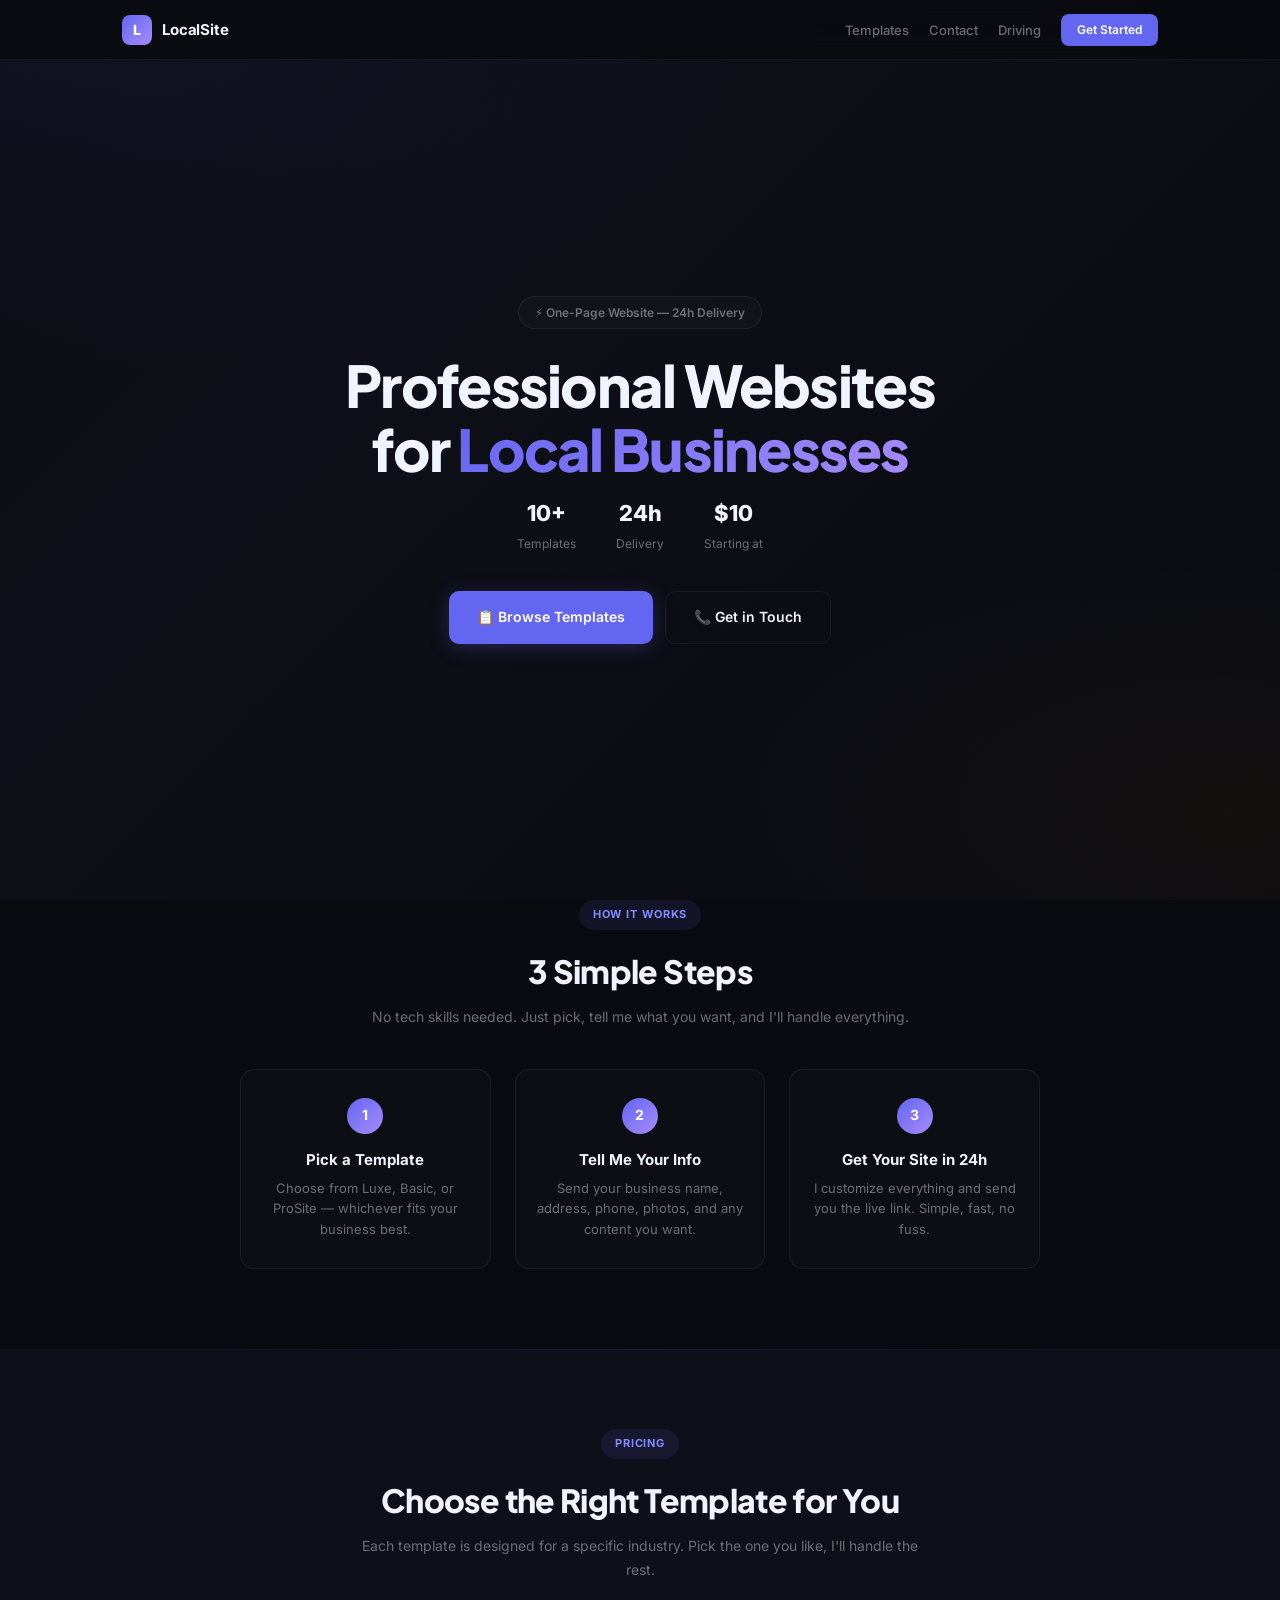
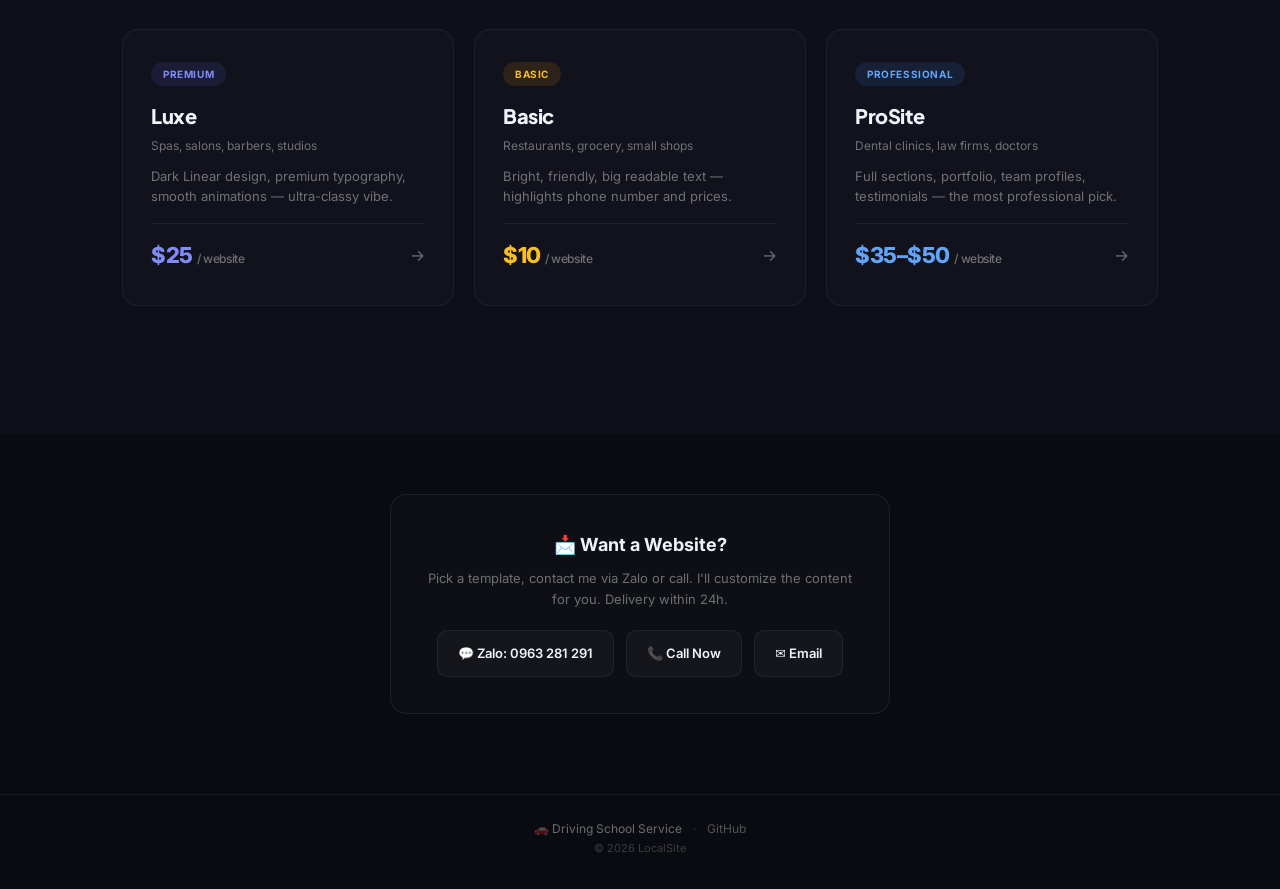
<file: index.html>
<!doctype html>
<html lang="en">
<head>
  <meta charset="utf-8">
  <meta name="viewport" content="width=device-width, initial-scale=1">
  <title>LocalSite — One-Page Websites for Local Business | $10-$50</title>
  <meta name="description" content="Professional one-page websites for spas, salons, clinics, restaurants, and local shops. From $10. 24h delivery. Contact now!">
  <meta name="keywords" content="one page website, local business website, website for spa, website for clinic, cheap website, web design">
  <meta name="author" content="LocalSite">
  <meta name="robots" content="index, follow">
  <meta name="google-site-verification" content="lJw1uUQUlu7wmRMRyS-EGPG-EbzDBCD5wdOLbbl9488" />
  <link rel="canonical" href="https://dinhvuong090997-cyber.github.io/local-service-website-pack/">

  <!-- Open Graph -->
  <meta property="og:title" content="LocalSite — One-Page Websites for Local Business">
  <meta property="og:description" content="Professional one-page websites. From $10. 24h delivery.">
  <meta property="og:url" content="https://dinhvuong090997-cyber.github.io/local-service-website-pack/">
  <meta property="og:type" content="website">
  <meta property="og:site_name" content="LocalSite">

  <!-- Structured Data -->
  <script type="application/ld+json">
  {
    "@context": "https://schema.org",
    "@type": "LocalBusiness",
    "name": "LocalSite",
    "description": "One-page website design service for local businesses.",
    "url": "https://dinhvuong090997-cyber.github.io/local-service-website-pack/",
    "telephone": "+84-963-281-291",
    "email": "dinhvuong090997@gmail.com",
    "contactPoint": {
      "@type": "ContactPoint",
      "telephone": "+84-963-281-291",
      "contactType": "sales",
      "availableLanguage": ["Vietnamese", "English"]
    },
    "areaServed": "VN",
    "priceRange": "$10-$50",
    "makesOffer": [
      {"@type": "Offer", "name": "Luxe Website", "price": "25", "priceCurrency": "USD"},
      {"@type": "Offer", "name": "Basic Website", "price": "10", "priceCurrency": "USD"},
      {"@type": "Offer", "name": "ProSite Website", "price": "35", "priceCurrency": "USD"}
    ]
  }
  </script>

  <link rel="preconnect" href="https://fonts.googleapis.com">
  <link rel="preconnect" href="https://fonts.gstatic.com" crossorigin>
  <link href="https://fonts.googleapis.com/css2?family=Inter:wght@400;500;600;700;800;900&family=Plus+Jakarta+Sans:wght@600;700;800&display=swap" rel="stylesheet">
  <style>
    *,*::after,*::before{margin:0;padding:0;box-sizing:border-box}
    html{scroll-behavior:smooth}
    body{
      font-family:'Inter',system-ui,sans-serif;
      background:#0a0b10;color:#c0caf5;font-size:15px;line-height:1.6;
      -webkit-font-smoothing:antialiased;overflow-x:hidden
    }
    .container{max-width:1100px;margin:0 auto;padding:0 32px}

    :root{
      --accent:#6366f1; --accent-light:rgba(99,102,241,.1);
      --accent-glow:rgba(99,102,241,.25);
      --orange:#f59e0b; --blue:#3b82f6; --pink:#ec4899; --green:#10b981;
      --text2:rgba(255,255,255,.4); --text3:rgba(255,255,255,.2);
      --border:rgba(255,255,255,.06); --card-bg:rgba(255,255,255,.015)
    }

    /* ─── Hero ─── */
    .hero{
      min-height:100vh;display:flex;align-items:center;
      background:linear-gradient(135deg,#0a0b10 0%,#0e0f18 30%,#0a0b10 100%);
      position:relative;overflow:hidden;padding:120px 0 80px
    }
    .hero::before{
      content:'';position:absolute;top:-50%;left:-30%;width:100%;height:100%;
      background:radial-gradient(ellipse at 30% 50%,rgba(99,102,241,.08),transparent 60%);
      pointer-events:none
    }
    .hero::after{
      content:'';position:absolute;bottom:-30%;right:-20%;width:80%;height:80%;
      background:radial-gradient(ellipse at 70% 50%,rgba(245,158,11,.04),transparent 50%);
      pointer-events:none
    }
    .hero .container{position:relative;z-index:1;text-align:center}
    .hero-badge{
      display:inline-flex;align-items:center;gap:6px;
      font-size:12px;font-weight:600;padding:6px 16px;
      border-radius:999px;border:1px solid var(--border);
      background:rgba(255,255,255,.02);color:var(--text2);margin-bottom:24px
    }
    .hero h1{
      font-family:'Plus Jakarta Sans',sans-serif;
      font-size:clamp(2rem,5vw,3.6rem);font-weight:800;
      letter-spacing:-.03em;color:#f0f4ff;line-height:1.1;margin-bottom:16px
    }
    .hero h1 span{
      background:linear-gradient(135deg,#6366f1,#a78bfa);
      -webkit-background-clip:text;-webkit-text-fill-color:transparent;
      background-clip:text
    }
    .hero p{
      font-size:16px;color:var(--text2);max-width:600px;
      margin:0 auto 32px;line-height:1.7
    }
    .hero-stats{
      display:flex;justify-content:center;gap:40px;margin-bottom:36px;
      flex-wrap:wrap
    }
    .hero-stats div{text-align:center}
    .hero-stats .num{font-size:22px;font-weight:800;color:#f0f4ff;display:block}
    .hero-stats .lbl{font-size:12px;color:var(--text2)}
    .hero-btns{display:flex;justify-content:center;gap:12px;flex-wrap:wrap}
    .btn{
      display:inline-flex;align-items:center;gap:8px;
      padding:14px 28px;border-radius:10px;font-weight:600;font-size:14px;
      text-decoration:none;transition:all .3s cubic-bezier(.4,0,.2,1);cursor:pointer
    }
    .btn-primary{
      background:var(--accent);color:#fff;
      box-shadow:0 4px 20px var(--accent-glow)
    }
    .btn-primary:hover{transform:translateY(-2px);box-shadow:0 8px 30px var(--accent-glow)}
    .btn-outline{
      background:transparent;color:#f0f4ff;
      border:1px solid var(--border)
    }
    .btn-outline:hover{border-color:rgba(255,255,255,.15);background:rgba(255,255,255,.03)}

    /* ─── Header ─── */
    header{
      position:fixed;top:0;left:0;right:0;z-index:100;
      background:rgba(10,11,16,.85);backdrop-filter:blur(16px);
      border-bottom:1px solid var(--border);height:60px
    }
    header .inner{
      display:flex;align-items:center;justify-content:space-between;
      height:60px;max-width:1100px;margin:0 auto;padding:0 32px
    }
    .brand{display:flex;align-items:center;gap:10px;text-decoration:none;color:#f0f4ff;font-weight:700;font-size:15px;letter-spacing:-.01em}
    .brand-logo{
      width:30px;height:30px;border-radius:8px;
      background:linear-gradient(135deg,#6366f1,#a78bfa);
      display:flex;align-items:center;justify-content:center;
      font-size:14px;color:#fff;font-weight:800
    }
    header nav{display:flex;gap:20px;align-items:center}
    header nav a{
      text-decoration:none;font-size:13px;font-weight:500;
      color:var(--text2);transition:color .25s
    }
    header nav a:hover{color:#f0f4ff}
    header nav .nav-cta{
      background:var(--accent);color:#fff;padding:6px 16px;
      border-radius:8px;font-weight:600;font-size:12px
    }
    header nav .nav-cta:hover{background:#5558e6;color:#fff}
    @media(max-width:600px){header nav a:not(.nav-cta){display:none}}

    /* ─── Process ─── */
    #process{background:#0a0b10;padding:0 0 80px;text-align:center}
    #process .proc-grid{display:grid;grid-template-columns:repeat(3,1fr);gap:24px;max-width:800px;margin:0 auto}
    .proc-step{
      background:var(--card-bg);border:1px solid var(--border);
      border-radius:14px;padding:28px 20px;text-align:center;
      transition:all .35s
    }
    .proc-step:hover{transform:translateY(-3px);border-color:rgba(255,255,255,.1)}
    .proc-num{
      width:36px;height:36px;border-radius:50%;margin:0 auto 14px;
      display:flex;align-items:center;justify-content:center;
      font-size:14px;font-weight:700;color:#fff;
      background:linear-gradient(135deg,#6366f1,#a78bfa)
    }
    .proc-step h3{font-size:15px;font-weight:700;color:#f0f4ff;margin-bottom:6px}
    .proc-step p{font-size:13px;color:var(--text2);line-height:1.6;margin:0}
    .proc-arrow{font-size:20px;color:var(--text2);display:flex;align-items:center;padding-top:50px;opacity:.3}
    @media(max-width:768px){#process .proc-grid{grid-template-columns:1fr}.proc-arrow{display:none}}

    /* ─── Templates ─── */
    section{padding:80px 0}
    .sec-label{
      display:inline-block;font-size:11px;font-weight:700;text-transform:uppercase;
      letter-spacing:.08em;padding:6px 14px;border-radius:999px;
      background:rgba(99,102,241,.1);color:#818cf8;margin-bottom:16px
    }
    .sec-title{
      font-family:'Plus Jakarta Sans',sans-serif;
      font-size:clamp(1.4rem,3vw,2rem);font-weight:800;
      letter-spacing:-.02em;color:#f0f4ff;margin-bottom:8px
    }
    .sec-desc{font-size:14px;color:var(--text2);max-width:560px;line-height:1.7}

    #templates{background:#0e0f18;position:relative}
    #templates::before{
      content:'';position:absolute;top:0;left:5%;right:5%;height:1px;
      background:linear-gradient(90deg,transparent,rgba(99,102,241,.15),transparent)
    }
    #templates .thead{text-align:center;margin-bottom:48px}
    #templates .thead .sec-desc{margin:0 auto}
    .grid{display:grid;grid-template-columns:repeat(3,1fr);gap:20px;margin-bottom:48px}
    .card{
      background:var(--card-bg);border:1px solid var(--border);
      border-radius:16px;padding:32px 28px;
      text-decoration:none;color:inherit;
      transition:all .35s cubic-bezier(.4,0,.2,1);
      display:flex;flex-direction:column;position:relative;
      overflow:hidden
    }
    .card::before{
      content:'';position:absolute;top:0;left:0;right:0;height:2px;
      opacity:0;transition:opacity .35s
    }
    .card:hover{transform:translateY(-4px);border-color:rgba(255,255,255,.12)}
    .card:hover::before{opacity:1}
    .card .tag{
      display:inline-block;font-size:10px;font-weight:700;text-transform:uppercase;
      letter-spacing:.06em;padding:4px 12px;border-radius:999px;
      margin-bottom:14px;width:fit-content
    }
    .card h2{
      font-family:'Plus Jakarta Sans',sans-serif;
      font-size:20px;font-weight:800;color:#f0f4ff;
      margin-bottom:4px;letter-spacing:-.02em
    }
    .card .sub{font-size:12px;color:var(--text2);margin-bottom:10px}
    .card p{font-size:13px;color:var(--text2);line-height:1.6;margin-bottom:16px;flex:1}
    .card .foot{
      display:flex;align-items:center;justify-content:space-between;
      padding-top:14px;border-top:1px solid var(--border)
    }
    .card .price{font-size:22px;font-weight:800;letter-spacing:-.02em}
    .card .price span{font-size:12px;font-weight:500;color:var(--text2)}
    .card .arrow{font-size:16px;color:var(--text2);transition:transform .3s}
    .card:hover .arrow{transform:translateX(4px)}

    .card-luxe .tag{background:rgba(99,102,241,.12);color:#818cf8}
    .card-luxe::before{background:linear-gradient(90deg,#6366f1,#a78bfa)}
    .card-luxe .price{color:#818cf8}
    .card-luxe:hover{background:rgba(99,102,241,.02);border-color:rgba(99,102,241,.15)}

    .card-basic .tag{background:rgba(245,158,11,.12);color:#fbbf24}
    .card-basic::before{background:linear-gradient(90deg,#f59e0b,#fbbf24)}
    .card-basic .price{color:#fbbf24}
    .card-basic:hover{background:rgba(245,158,11,.02);border-color:rgba(245,158,11,.15)}

    .card-prosite .tag{background:rgba(59,130,246,.12);color:#60a5fa}
    .card-prosite::before{background:linear-gradient(90deg,#3b82f6,#60a5fa)}
    .card-prosite .price{color:#60a5fa}
    .card-prosite:hover{background:rgba(59,130,246,.02);border-color:rgba(59,130,246,.15)}

    /* ─── Contact ─── */
    #contact{background:#0a0b10;padding:60px 0 80px;text-align:center}
    #contact .cta-card{
      max-width:500px;margin:0 auto;
      background:rgba(255,255,255,.02);border:1px solid var(--border);
      border-radius:16px;padding:36px 28px
    }
    #contact .cta-card h3{font-size:18px;font-weight:700;color:#f0f4ff;margin-bottom:8px}
    #contact .cta-card p{font-size:13px;color:var(--text2);margin-bottom:20px;line-height:1.6}
    .contact-row{
      display:flex;justify-content:center;gap:12px;flex-wrap:wrap
    }
    .contact-btn{
      display:inline-flex;align-items:center;gap:8px;
      padding:12px 20px;border-radius:10px;font-size:13px;font-weight:600;
      text-decoration:none;transition:all .25s;
      background:rgba(255,255,255,.03);border:1px solid var(--border);color:#f0f4ff
    }
    .contact-btn:hover{background:rgba(255,255,255,.06);border-color:rgba(255,255,255,.12);transform:translateY(-2px)}

    footer{
      text-align:center;padding:24px 0 32px;
      border-top:1px solid var(--border);font-size:12px;color:var(--text3)
    }
    footer a{color:rgba(255,255,255,.3);text-decoration:none}
    footer a:hover{color:#818cf8}

    @media(max-width:768px){.grid{grid-template-columns:1fr}.hero-stats{gap:24px}}
  </style>
</head>
<body>

<!-- ═══ Header ═══ -->
<header>
  <div class="inner">
    <a href="#" class="brand">
      <span class="brand-logo">L</span>
      LocalSite
    </a>
    <nav>
      <a href="#templates">Templates</a>
      <a href="#contact">Contact</a>
      <a href="hoc-lai-xe.html">Driving</a>
      <a href="#contact" class="nav-cta">Get Started</a>
    </nav>
  </div>
</header>

<!-- ═══ Hero ═══ -->
<section class="hero">
  <div class="container">
    <div class="hero-badge">⚡ One-Page Website — 24h Delivery</div>
    <h1>Professional Websites<br>for <span>Local Businesses</span></h1>
    <div class="hero-stats">
      <div><span class="num">10+</span><span class="lbl">Templates</span></div>
      <div><span class="num">24h</span><span class="lbl">Delivery</span></div>
      <div><span class="num">$10</span><span class="lbl">Starting at</span></div>
    </div>
    <div class="hero-btns">
      <a href="#templates" class="btn btn-primary">📋 Browse Templates</a>
      <a href="#contact" class="btn btn-outline">📞 Get in Touch</a>
    </div>
  </div>
</section>

<!-- ═══ How It Works ═══ -->
<section id="process">
  <div class="container">
    <span class="sec-label">How It Works</span>
    <h2 class="sec-title">3 Simple Steps</h2>
    <p class="sec-desc" style="margin:0 auto 40px">No tech skills needed. Just pick, tell me what you want, and I'll handle everything.</p>
    <div class="proc-grid">
      <div class="proc-step">
        <div class="proc-num">1</div>
        <h3>Pick a Template</h3>
        <p>Choose from Luxe, Basic, or ProSite — whichever fits your business best.</p>
      </div>
      <div class="proc-step">
        <div class="proc-num">2</div>
        <h3>Tell Me Your Info</h3>
        <p>Send your business name, address, phone, photos, and any content you want.</p>
      </div>
      <div class="proc-step">
        <div class="proc-num">3</div>
        <h3>Get Your Site in 24h</h3>
        <p>I customize everything and send you the live link. Simple, fast, no fuss.</p>
      </div>
    </div>
  </div>
</section>

<!-- ═══ Templates ═══ -->
<section id="templates">
  <div class="container">
    <div class="thead">
      <span class="sec-label">Pricing</span>
      <h2 class="sec-title">Choose the Right Template for You</h2>
      <p class="sec-desc">Each template is designed for a specific industry. Pick the one you like, I'll handle the rest.</p>
    </div>
    <div class="grid">
      <a href="luxe.html" class="card card-luxe">
        <span class="tag">PREMIUM</span>
        <h2>Luxe</h2>
        <div class="sub">Spas, salons, barbers, studios</div>
        <p>Dark Linear design, premium typography, smooth animations — ultra-classy vibe.</p>
        <div class="foot">
          <div class="price">$25 <span>/ website</span></div>
          <span class="arrow">→</span>
        </div>
      </a>
      <a href="binhdan.html" class="card card-basic">
        <span class="tag">BASIC</span>
        <h2>Basic</h2>
        <div class="sub">Restaurants, grocery, small shops</div>
        <p>Bright, friendly, big readable text — highlights phone number and prices.</p>
        <div class="foot">
          <div class="price">$10 <span>/ website</span></div>
          <span class="arrow">→</span>
        </div>
      </a>
      <a href="prosite.html" class="card card-prosite">
        <span class="tag">PROFESSIONAL</span>
        <h2>ProSite</h2>
        <div class="sub">Dental clinics, law firms, doctors</div>
        <p>Full sections, portfolio, team profiles, testimonials — the most professional pick.</p>
        <div class="foot">
          <div class="price">$35–$50 <span>/ website</span></div>
          <span class="arrow">→</span>
        </div>
      </a>
    </div>
  </div>
</section>

<!-- ═══ Contact ═══ -->
<section id="contact">
  <div class="container">
    <div class="cta-card">
      <h3>📩 Want a Website?</h3>
      <p>Pick a template, contact me via Zalo or call. I'll customize the content for you. Delivery within 24h.</p>
      <div class="contact-row">
        <a href="https://zalo.me/84963281291" class="contact-btn">💬 Zalo: 0963 281 291</a>
        <a href="tel:+849****1291" class="contact-btn">📞 Call Now</a>
        <a href="mailto:dinhvuong090997@gmail.com" class="contact-btn">✉️ Email</a>
      </div>
    </div>
  </div>
</section>

<footer>
  <div class="container">
    <a href="hoc-lai-xe.html" style="color:var(--text2)">🚗 Driving School Service</a>
    <span style="margin:0 8px">·</span>
    <a href="https://github.com/dinhvuong090997-cyber">GitHub</a>
    <br><span style="font-size:11px">&copy; 2026 LocalSite</span>
  </div>
</footer>

</body>
</html>
</file>
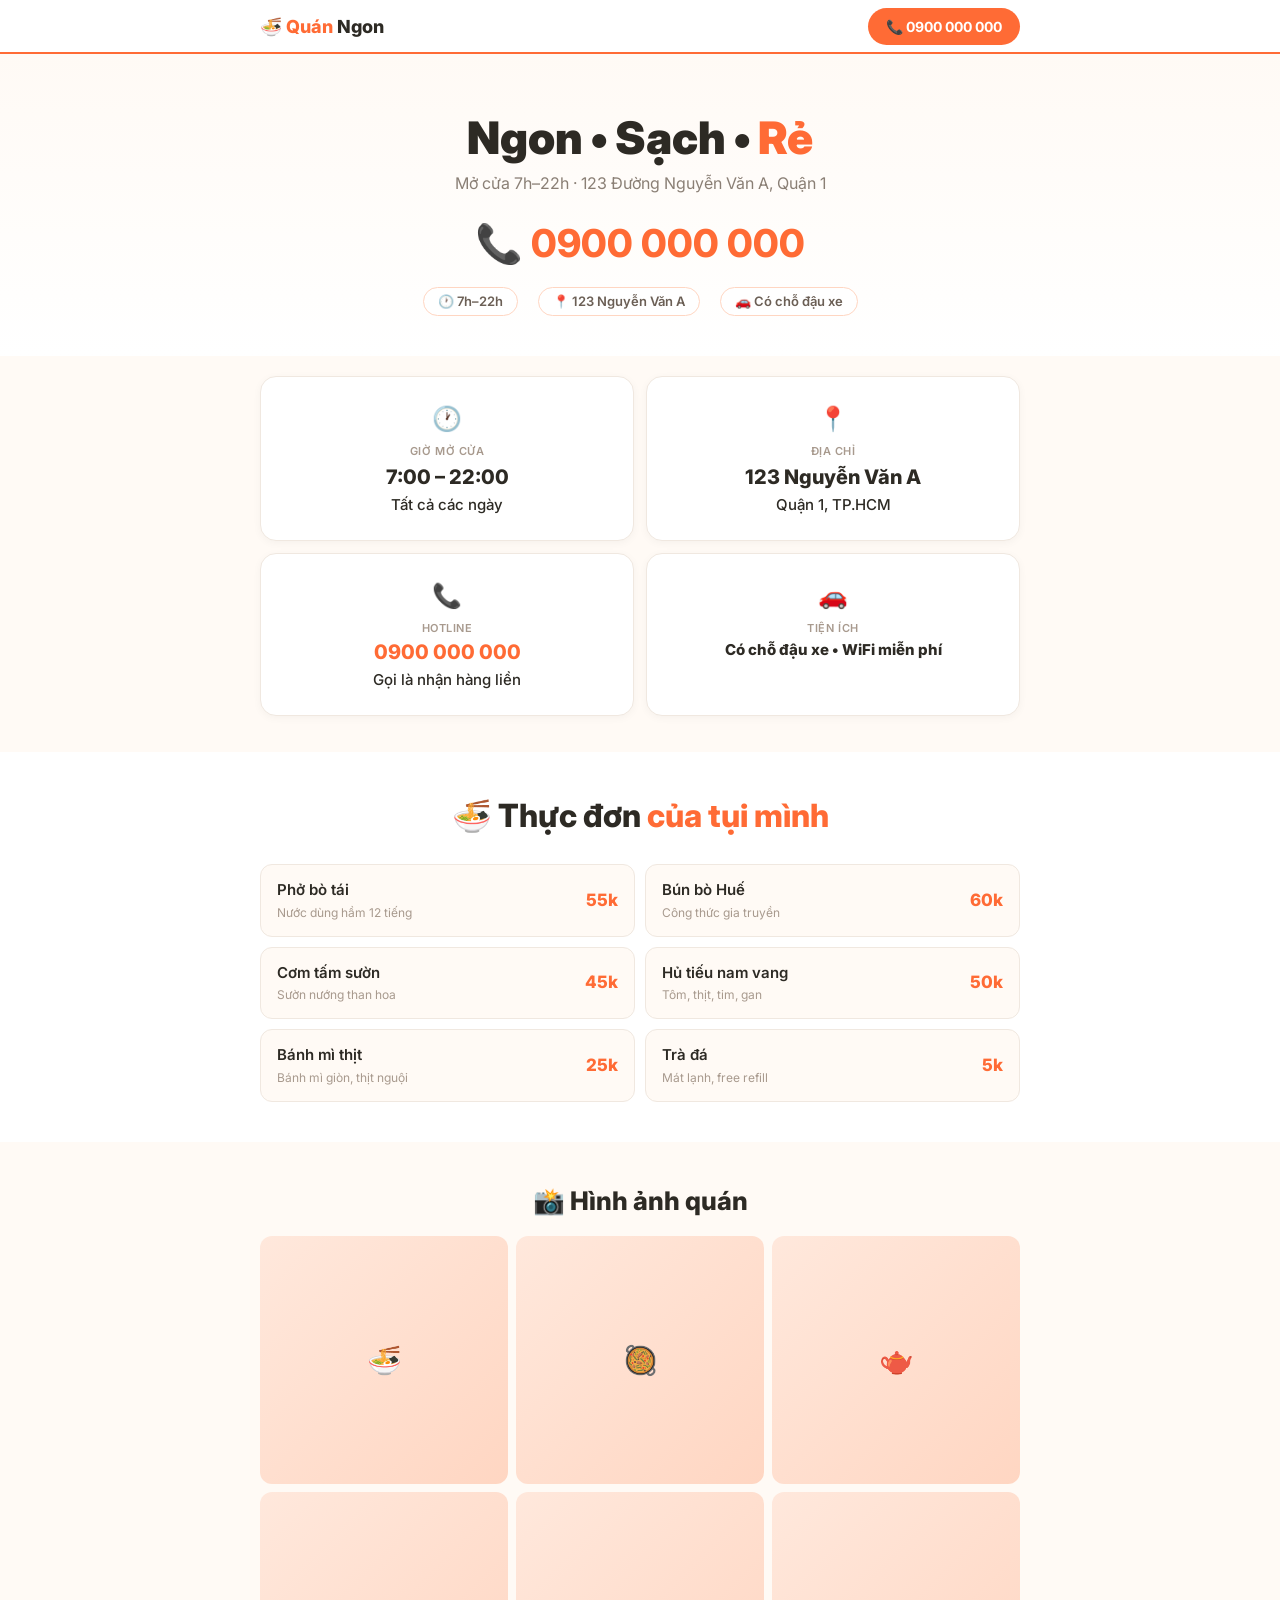
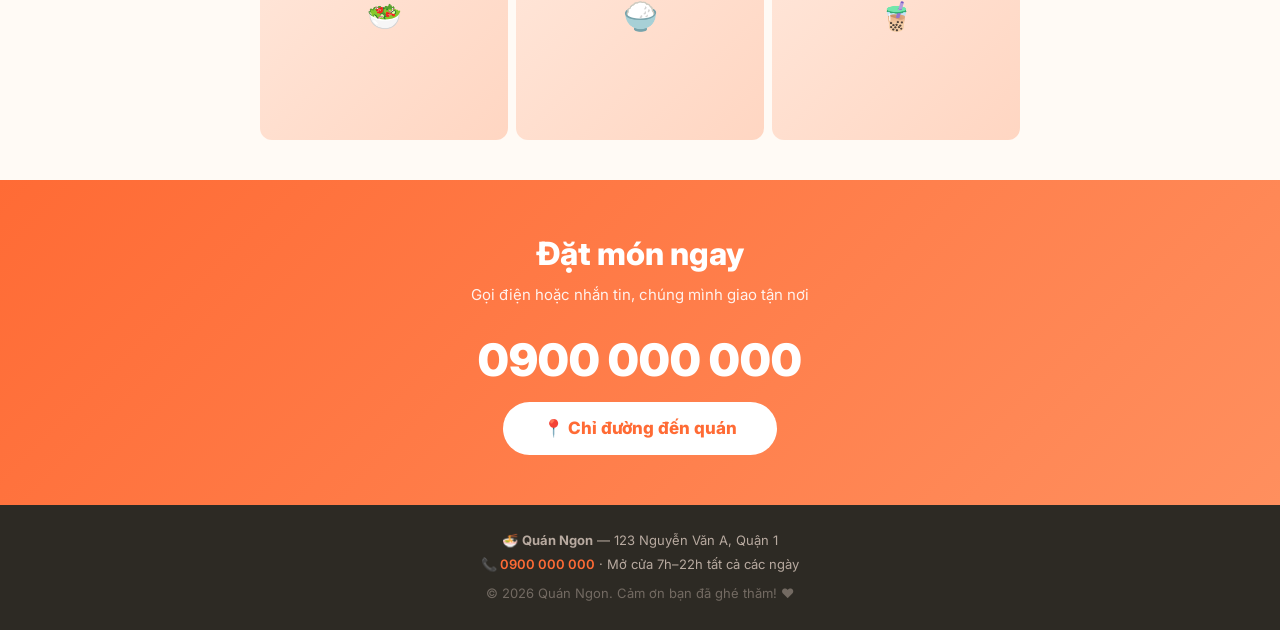
<file: binhdan.html>
<!doctype html>
<html lang="vi">
<head>
  <meta charset="utf-8">
  <meta name="viewport" content="width=device-width, initial-scale=1">
  <title>[Tên Quán] &mdash; Ngon &amp; Rẻ</title>
  <meta name="description" content="Mở cửa hàng ngày. Ngon, sạch, giá hợp lý. Gọi ngay để biết thêm chi tiết!">
  <link rel="preconnect" href="https://fonts.googleapis.com">
  <link rel="preconnect" href="https://fonts.gstatic.com" crossorigin>
  <link href="https://fonts.googleapis.com/css2?family=Inter:wght@400;500;600;700;800;900&family=Noto+Sans:wght@400;500;600;700;800&display=swap" rel="stylesheet">
  <style>
    *,*::after,*::before{margin:0;padding:0;box-sizing:border-box}
    html{scroll-behavior:smooth}
    body{
      font-family:'Inter','Noto Sans',system-ui,-apple-system,sans-serif;
      background:#fffaf5;color:#2d2a24;font-size:16px;line-height:1.5;
      -webkit-font-smoothing:antialiased
    }
    .container{max-width:800px;margin:0 auto;padding:0 20px}

    /* ─── Header ─── */
    header{
      background:#fff;border-bottom:2px solid #ff6b35;position:sticky;top:0;z-index:100
    }
    header .inner{display:flex;align-items:center;justify-content:space-between;height:52px}
    .logo{font-weight:800;font-size:18px;color:#2d2a24;text-decoration:none}
    .logo span{color:#ff6b35}
    .header-phone{
      display:inline-flex;align-items:center;gap:6px;
      background:#ff6b35;color:#fff;padding:8px 18px;border-radius:999px;
      font-weight:700;font-size:14px;text-decoration:none
    }

    /* ─── Hero ─── */
    .hero{
      padding:60px 0 40px;text-align:center;background:linear-gradient(180deg,#fffaf5,#fff)
    }
    .hero h1{
      font-size:clamp(1.8rem,6vw,2.8rem);font-weight:900;line-height:1.1;
      color:#2d2a24;margin-bottom:8px
    }
    .hero h1 span{color:#ff6b35}
    .hero .sub{
      font-size:16px;color:#8a7f75;margin-bottom:20px
    }
    .hero-big-phone{
      display:block;font-size:clamp(1.6rem,5vw,2.4rem);font-weight:800;
      color:#ff6b35;text-decoration:none;margin-bottom:14px
    }
    .hero-badge{
      display:inline-flex;gap:20px;flex-wrap:wrap;justify-content:center;
      font-size:13px;font-weight:600;color:#6b5f55
    }
    .hero-badge span{background:#fff;padding:4px 14px;border-radius:999px;border:1.5px solid #ffd6c2}

    /* ─── Big Info Cards ─── */
    .info-cards{padding:20px 0 36px}
    .info-grid{display:grid;grid-template-columns:1fr 1fr;gap:12px}
    .info-card{
      background:#fff;border-radius:16px;padding:24px 20px;
      text-align:center;border:1.5px solid #f0e8e0;box-shadow:0 2px 8px rgba(0,0,0,.04)
    }
    .info-card .icon{font-size:24px;margin-bottom:6px}
    .info-card .label{font-size:11px;font-weight:600;color:#a89a8e;text-transform:uppercase;letter-spacing:.05em}
    .info-card .value{font-size:20px;font-weight:800;color:#2d2a24;margin-top:2px}
    .info-card .value.small{font-size:15px;font-weight:500}
    .info-card.full{grid-column:1/-1}

    /* ─── Menu ─── */
    .menu{padding:40px 0;background:#fff}
    .menu h2{
      font-size:clamp(1.4rem,4vw,2rem);font-weight:800;text-align:center;
      margin-bottom:24px;color:#2d2a24
    }
    .menu h2 span{color:#ff6b35}
    .menu-items{display:grid;grid-template-columns:1fr 1fr;gap:10px}
    .menu-item{
      background:#fffaf5;border-radius:12px;padding:14px 16px;
      display:flex;justify-content:space-between;align-items:center;
      border:1px solid #f0e8e0
    }
    .menu-item .name{font-weight:600;font-size:15px;color:#2d2a24}
    .menu-item .price{font-weight:800;font-size:17px;color:#ff6b35}
    .menu-item .desc{font-size:12px;color:#a89a8e;margin-top:2px}

    /* ─── Gallery ─── */
    .gallery{padding:40px 0;background:#fffaf5;text-align:center}
    .gallery h2{font-weight:800;font-size:clamp(1.2rem,3.5vw,1.6rem);margin-bottom:16px}
    .gallery-grid{display:grid;grid-template-columns:repeat(3,1fr);gap:8px}
    .gallery-item{
      aspect-ratio:1;border-radius:12px;background:linear-gradient(135deg,#ffe8dc,#ffd6c2);
      display:flex;align-items:center;justify-content:center;
      font-size:28px;color:#ff6b35;font-weight:700
    }

    /* ─── Contact ─── */
    .contact{
      padding:50px 0;text-align:center;background:linear-gradient(135deg,#ff6b35,#ff8f5e);color:#fff
    }
    .contact h2{font-size:clamp(1.4rem,4vw,2rem);font-weight:800;margin-bottom:6px}
    .contact p{font-size:15px;opacity:.9;margin-bottom:20px}
    .contact-big{
      display:block;font-size:clamp(1.8rem,5vw,2.8rem);font-weight:900;
      color:#fff;text-decoration:none;margin-bottom:8px
    }
    .contact .btn{
      display:inline-block;background:#fff;color:#ff6b35;font-weight:800;
      padding:14px 40px;border-radius:999px;font-size:17px;text-decoration:none
    }

    /* ─── Footer ─── */
    footer{background:#2d2a24;color:#b8aaa0;text-align:center;padding:24px 0;font-size:13px;line-height:1.8}
    footer a{color:#ff6b35;text-decoration:none;font-weight:600}
    footer .copy{opacity:.5;margin-top:6px}

    @media(max-width:480px){
      .info-grid{grid-template-columns:1fr}
      .menu-items{grid-template-columns:1fr}
      .gallery-grid{grid-template-columns:repeat(2,1fr)}
      .header-phone{font-size:12px;padding:6px 14px}
    }
  </style>
</head>
<body>

<header>
  <div class="container">
    <div class="inner">
      <a href="#" class="logo">🍜 <span>Quán</span> Ngon</a>
      <a href="tel:0900000000" class="header-phone">📞 0900 000 000</a>
    </div>
  </div>
</header>

<main>

<!-- Hero -->
<section class="hero">
  <div class="container">
    <h1>Ngon &bull; Sạch &bull; <span>Rẻ</span></h1>
    <p class="sub">Mở cửa 7h&ndash;22h &middot; 123 Đường Nguyễn Văn A, Quận 1</p>
    <a href="tel:0900000000" class="hero-big-phone">📞 0900 000 000</a>
    <div class="hero-badge">
      <span>🕐 7h&ndash;22h</span>
      <span>📍 123 Nguyễn Văn A</span>
      <span>🚗 Có chỗ đậu xe</span>
    </div>
  </div>
</section>

<!-- Info -->
<section class="info-cards">
  <div class="container">
    <div class="info-grid">
      <div class="info-card">
        <div class="icon">🕐</div>
        <div class="label">Giờ mở cửa</div>
        <div class="value">7:00 &ndash; 22:00</div>
        <div class="value small">Tất cả các ngày</div>
      </div>
      <div class="info-card">
        <div class="icon">📍</div>
        <div class="label">Địa chỉ</div>
        <div class="value">123 Nguyễn Văn A</div>
        <div class="value small">Quận 1, TP.HCM</div>
      </div>
      <div class="info-card">
        <div class="icon">📞</div>
        <div class="label">Hotline</div>
        <a href="tel:0900000000" class="value" style="color:#ff6b35;text-decoration:none">0900 000 000</a>
        <div class="value small">Gọi là nhận hàng liền</div>
      </div>
      <div class="info-card">
        <div class="icon">🚗</div>
        <div class="label">Tiện ích</div>
        <div class="value" style="font-size:15px">Có chỗ đậu xe &bull; WiFi miễn phí</div>
      </div>
    </div>
  </div>
</section>

<!-- Menu -->
<section class="menu">
  <div class="container">
    <h2>🍜 Thực đơn <span>của tụi mình</span></h2>
    <div class="menu-items">
      <div class="menu-item">
        <div><div class="name">Phở bò tái</div><div class="desc">Nước dùng hầm 12 tiếng</div></div>
        <div class="price">55k</div>
      </div>
      <div class="menu-item">
        <div><div class="name">Bún bò Huế</div><div class="desc">Công thức gia truyền</div></div>
        <div class="price">60k</div>
      </div>
      <div class="menu-item">
        <div><div class="name">Cơm tấm sườn</div><div class="desc">Sườn nướng than hoa</div></div>
        <div class="price">45k</div>
      </div>
      <div class="menu-item">
        <div><div class="name">Hủ tiếu nam vang</div><div class="desc">Tôm, thịt, tim, gan</div></div>
        <div class="price">50k</div>
      </div>
      <div class="menu-item">
        <div><div class="name">Bánh mì thịt</div><div class="desc">Bánh mì giòn, thịt nguội</div></div>
        <div class="price">25k</div>
      </div>
      <div class="menu-item">
        <div><div class="name">Trà đá</div><div class="desc">Mát lạnh, free refill</div></div>
        <div class="price">5k</div>
      </div>
    </div>
  </div>
</section>

<!-- Gallery -->
<section class="gallery">
  <div class="container">
    <h2>📸 Hình ảnh quán</h2>
    <div class="gallery-grid">
      <div class="gallery-item">🍜</div>
      <div class="gallery-item">🥘</div>
      <div class="gallery-item">🫖</div>
      <div class="gallery-item">🥗</div>
      <div class="gallery-item">🍚</div>
      <div class="gallery-item">🧋</div>
    </div>
  </div>
</section>

<!-- Contact -->
<section class="contact">
  <div class="container">
    <h2>Đặt món ngay</h2>
    <p>Gọi điện hoặc nhắn tin, chúng mình giao tận nơi</p>
    <a href="tel:0900000000" class="contact-big">0900 000 000</a>
    <a href="https://www.google.com/maps" class="btn">📍 Chỉ đường đến quán</a>
  </div>
</section>

</main>

<footer>
  <div class="container">
    🍜 <strong>Quán Ngon</strong> &mdash; 123 Nguyễn Văn A, Quận 1<br>
    <a href="tel:0900000000">📞 0900 000 000</a> &middot;
    Mở cửa 7h&ndash;22h tất cả các ngày<br>
    <div class="copy">&copy; 2026 Quán Ngon. Cảm ơn bạn đã ghé thăm! ❤️</div>
  </div>
</footer>

</body>
</html>
</file>
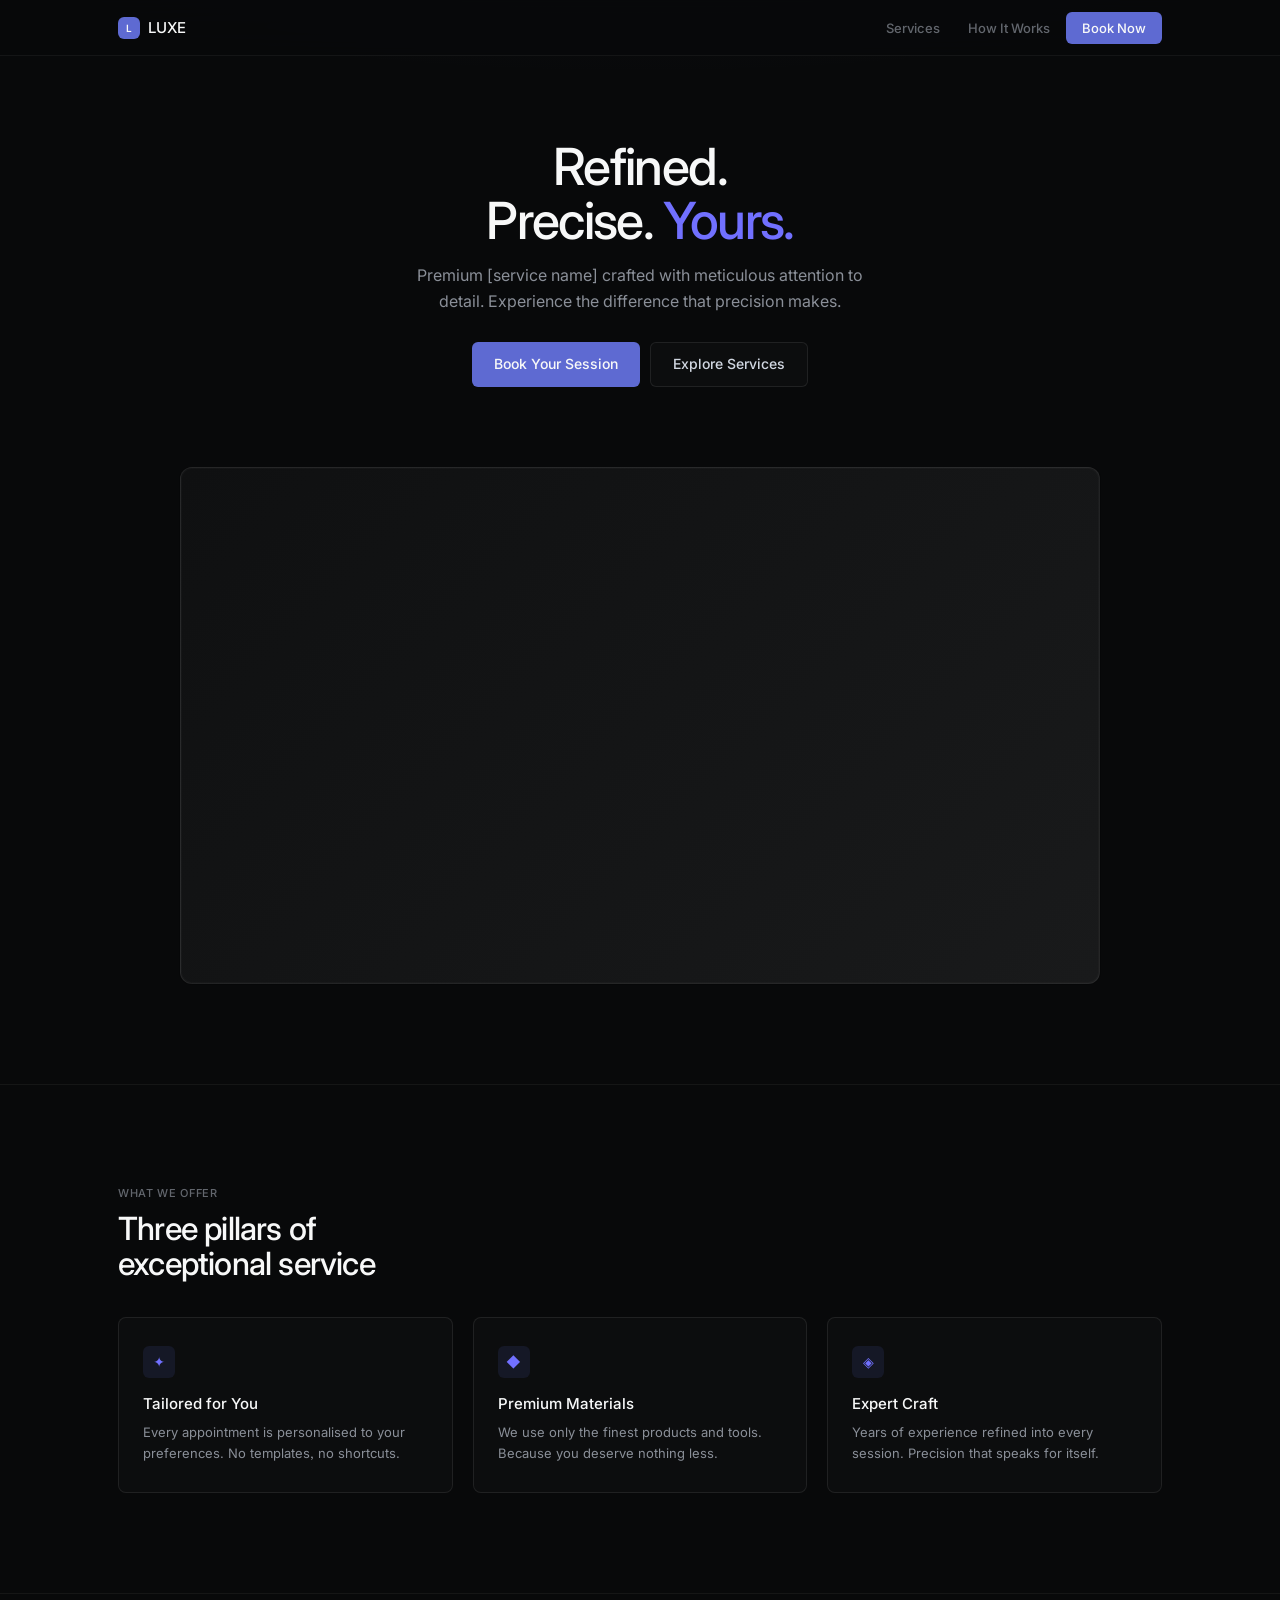
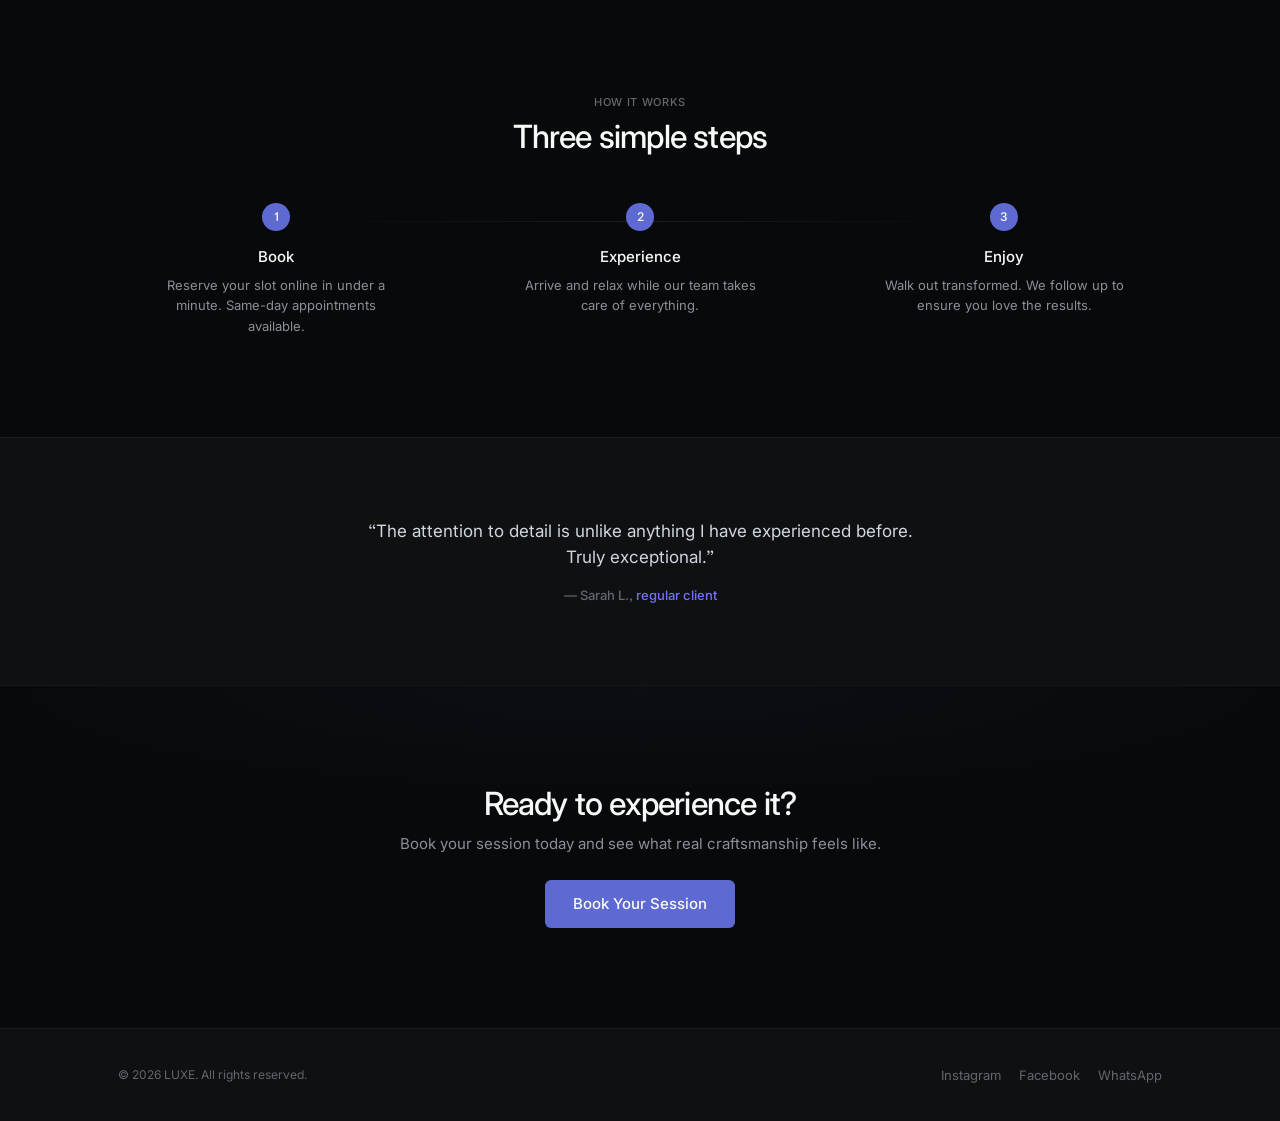
<file: luxe.html>
<!doctype html>
<html lang="en">
<head>
  <meta charset="utf-8">
  <meta name="viewport" content="width=device-width, initial-scale=1">
  <title>Luxe &mdash; Premium [Business Name]</title>
  <meta name="description" content="Premium experience. Book your visit today.">
  <link rel="preconnect" href="https://fonts.googleapis.com">
  <link rel="preconnect" href="https://fonts.gstatic.com" crossorigin>
  <link href="https://fonts.googleapis.com/css2?family=Inter:opsz,wght@14..32,300;14..32,400;14..32,500;14..32,600;14..32,700&display=swap" rel="stylesheet">
  <style>
    *,*::after,*::before{margin:0;padding:0;box-sizing:border-box}
    html{scroll-behavior:smooth}
    body{
      font-family:'Inter','SF Pro Display',-apple-system,system-ui,sans-serif;
      font-feature-settings:'cv01','ss03';
      background:#08090a;color:#d0d6e0;font-size:15px;line-height:1.6;
      overflow-x:hidden;-webkit-font-smoothing:antialiased
    }

    /* ─── Colors ─── */
    :root{
      --bg-deep:#08090a;   --bg-panel:#0f1011;  --bg-elevated:#191a1b;
      --text-primary:#f7f8f8; --text-secondary:#d0d6e0; --text-tertiary:#8a8f98;
      --text-muted:#62666d;
      --accent:#5e6ad2;    --accent-bright:#7170ff; --accent-hover:#828fff;
      --border-subtle:rgba(255,255,255,.05); --border:rgba(255,255,255,.08);
      --btn-bg:rgba(255,255,255,.02);  --btn-bg-hover:rgba(255,255,255,.05);
      --radius-sm:6px;     --radius:8px;         --radius-lg:12px;
    }

    .container{max-width:1100px;margin:0 auto;padding:0 28px}
    .sr-only{position:absolute;width:1px;height:1px;overflow:hidden;clip:rect(0,0,0,0);white-space:nowrap;border:0}

    /* ─── Header (Linear glass) ─── */
    header{
      position:fixed;top:0;left:0;right:0;z-index:100;
      background:rgba(8,9,10,.82);backdrop-filter:blur(20px) saturate(1.4);
      border-bottom:1px solid var(--border-subtle);height:56px
    }
    header .inner{display:flex;align-items:center;justify-content:space-between;height:56px}
    .logo{
      text-decoration:none;color:var(--text-primary);font-weight:500;font-size:15px;
      letter-spacing:-.01em;display:flex;align-items:center;gap:8px
    }
    .logo-mark{
      width:22px;height:22px;border-radius:6px;
      background:var(--accent);display:inline-flex;align-items:center;
      justify-content:center;font-size:10px;font-weight:600;color:#f7f8f8
    }
    nav{display:flex;gap:4px;align-items:center}
    nav a{
      text-decoration:none;color:var(--text-muted);font-size:13px;font-weight:510;
      padding:6px 12px;border-radius:var(--radius-sm);transition:all .2s
    }
    nav a:hover{color:var(--text-primary);background:var(--btn-bg-hover)}
    .nav-cta{
      padding:6px 16px;border-radius:var(--radius-sm);
      background:var(--accent);color:var(--text-primary)!important;
      font-weight:510;font-size:13px;transition:all .2s
    }
    .nav-cta:hover{background:var(--accent-hover)!important}
    .hamburger{
      display:none;background:var(--btn-bg);border:1px solid var(--border);
      cursor:pointer;padding:8px;border-radius:6px;z-index:101
    }
    .hamburger span{display:block;width:18px;height:1.5px;background:var(--text-secondary);margin:4px 0;border-radius:2px;transition:.25s}

    /* ─── Hero ─── */
    .hero{
      padding:140px 0 80px;text-align:center;position:relative;
      background:var(--bg-deep);overflow:hidden
    }
    .hero::before{
      content:'';position:absolute;top:-50%;left:-15%;right:-15%;height:70%;
      background:radial-gradient(ellipse at 50% 40%,rgba(94,106,210,.05),transparent 65%);
      pointer-events:none
    }
    .hero h1{
      font-size:clamp(2rem,4.5vw,3.2rem);font-weight:510;line-height:1.05;
      letter-spacing:-.032em;color:var(--text-primary);margin-bottom:14px
    }
    .hero .accent{color:var(--accent-bright)}
    .hero p{
      font-size:16px;color:var(--text-tertiary);line-height:1.65;
      max-width:480px;margin:0 auto 28px;font-weight:400
    }
    .hero-actions{display:flex;gap:10px;justify-content:center;flex-wrap:wrap}
    .btn{
      display:inline-flex;align-items:center;gap:6px;
      padding:10px 22px;border-radius:var(--radius-sm);
      font-size:14px;font-weight:510;text-decoration:none;
      transition:all .2s;cursor:pointer;border:none;font-family:inherit
    }
    .btn-primary{
      background:var(--accent);color:var(--text-primary)
    }
    .btn-primary:hover{background:var(--accent-hover)}
    .btn-ghost{
      background:var(--btn-bg);color:var(--text-secondary);
      border:1px solid var(--border)
    }
    .btn-ghost:hover{background:var(--btn-bg-hover);border-color:rgba(255,255,255,.12)}

    /* ─── Showcase ─── */
    .showcase{
      padding:0 0 100px;background:var(--bg-deep)
    }
    .showcase-img{
      width:100%;max-width:920px;margin:0 auto;display:block;
      border-radius:var(--radius-lg);border:1px solid var(--border);
      background:linear-gradient(135deg,var(--bg-panel),var(--bg-elevated));
      aspect-ratio:16/9;object-fit:cover;
      box-shadow:rgba(0,0,0,.2) 0px 0px 0px 1px,inset rgba(255,255,255,.02) 0px 0px 0px 1px
    }

    /* ─── Services ─── */
    .services{
      padding:100px 0;background:var(--bg-deep);
      border-top:1px solid var(--border-subtle)
    }
    .services .label{
      font-size:11px;font-weight:510;color:var(--text-muted);text-transform:uppercase;
      letter-spacing:.06em;margin-bottom:8px
    }
    .services h2{
      font-size:clamp(1.4rem,2.8vw,2rem);font-weight:510;line-height:1.1;
      letter-spacing:-.025em;color:var(--text-primary);margin-bottom:36px;max-width:480px
    }
    .svc-grid{display:grid;grid-template-columns:repeat(3,1fr);gap:20px}
    .svc-card{
      background:rgba(255,255,255,.02);border:1px solid var(--border);
      border-radius:var(--radius);padding:28px 24px;transition:all .25s
    }
    .svc-card:hover{
      background:rgba(255,255,255,.035);border-color:rgba(113,112,255,.15)
    }
    .svc-icon{
      width:32px;height:32px;border-radius:var(--radius-sm);margin-bottom:14px;
      display:flex;align-items:center;justify-content:center;
      background:rgba(94,106,210,.12);color:var(--accent-bright);font-size:14px
    }
    .svc-card h3{font-size:15px;font-weight:510;color:var(--text-primary);margin-bottom:6px}
    .svc-card p{font-size:13px;color:var(--text-tertiary);line-height:1.6}

    /* ─── Process (Linear pipeline) ─── */
    .process{
      padding:100px 0;background:var(--bg-deep);
      border-top:1px solid var(--border-subtle);text-align:center
    }
    .process .label{
      font-size:11px;font-weight:510;color:var(--text-muted);text-transform:uppercase;
      letter-spacing:.06em;margin-bottom:8px
    }
    .process h2{
      font-size:clamp(1.4rem,2.8vw,2rem);font-weight:510;line-height:1.1;
      letter-spacing:-.025em;color:var(--text-primary);margin-bottom:48px
    }
    .proc-grid{display:grid;grid-template-columns:repeat(3,1fr);gap:48px;position:relative}
    .proc-grid::before{
      content:'';position:absolute;top:18px;left:18%;right:18%;
      height:1px;background:linear-gradient(90deg,transparent,var(--border),transparent)
    }
    .proc-step{position:relative}
    .proc-num{
      width:28px;height:28px;border-radius:999px;margin:0 auto 14px;
      display:flex;align-items:center;justify-content:center;
      font-size:12px;font-weight:510;color:var(--text-primary);
      background:var(--accent)
    }
    .proc-step h3{font-size:15px;font-weight:510;color:var(--text-primary);margin-bottom:6px}
    .proc-step p{font-size:13px;color:var(--text-tertiary);max-width:240px;margin:0 auto}

    /* ─── Statement ─── */
    .statement{
      padding:80px 0;background:var(--bg-panel);
      border-top:1px solid var(--border-subtle);text-align:center
    }
    .statement blockquote{
      max-width:560px;margin:0 auto;font-size:17px;font-weight:400;
      line-height:1.55;color:var(--text-secondary);
      font-feature-settings:'cv01','ss03'
    }
    .statement cite{
      display:block;margin-top:14px;font-size:13px;font-weight:510;
      color:var(--text-muted);font-style:normal
    }
    .statement cite span{color:var(--accent-bright)}

    /* ─── CTA ─── */
    .cta{
      padding:100px 0;background:var(--bg-deep);
      border-top:1px solid var(--border-subtle);text-align:center;
      position:relative;overflow:hidden
    }
    .cta::before{
      content:'';position:absolute;top:-40%;left:-15%;right:-15%;height:80%;
      background:radial-gradient(ellipse at 50% 50%,rgba(94,106,210,.05),transparent 65%);
      pointer-events:none
    }
    .cta h2{
      font-size:clamp(1.4rem,2.8vw,2rem);font-weight:510;line-height:1.1;
      letter-spacing:-.025em;color:var(--text-primary);margin-bottom:10px
    }
    .cta p{
      font-size:15px;color:var(--text-tertiary);margin-bottom:24px
    }
    .cta .btn-primary{padding:12px 28px;font-size:15px}

    /* ─── Footer ─── */
    footer{
      padding:36px 0;background:var(--bg-panel);
      border-top:1px solid var(--border-subtle)
    }
    footer .inner{display:flex;align-items:center;justify-content:space-between;flex-wrap:wrap;gap:16px}
    footer .copy{font-size:12px;color:var(--text-muted)}
    footer .social{display:flex;gap:18px}
    footer .social a{color:var(--text-muted);text-decoration:none;font-size:13px;transition:color .2s}
    footer .social a:hover{color:var(--accent-bright)}

    /* ─── Responsive ─── */
    @media(max-width:768px){
      nav{gap:2px}
      nav a{font-size:12px;padding:4px 8px}
      .nav-cta{padding:5px 10px;font-size:11px}
      .hero{padding:110px 0 56px}
      .showcase{padding:0 0 60px}
      .services,.process,.cta{padding:60px 0}
      .svc-grid{grid-template-columns:1fr;gap:14px}
      .proc-grid{grid-template-columns:1fr;gap:32px}
      .proc-grid::before{display:none}
      .statement{padding:56px 0}
      .statement blockquote{font-size:15px}
    }
    @media(max-width:640px){
      .container{padding:0 16px}
      nav{display:none}
      .hamburger{display:block}
    }
  </style>
</head>
<body>

<header>
  <div class="container">
    <div class="inner">
      <a href="#" class="logo">
        <span class="logo-mark">L</span>
        <span>LUXE</span>
      </a>
      <nav>
        <a href="#services">Services</a>
        <a href="#process">How It Works</a>
        <a href="#contact" class="nav-cta">Book Now</a>
      </nav>
      <button class="hamburger" aria-label="Menu">
        <span></span><span></span><span></span>
      </button>
    </div>
  </div>
</header>

<main>

<!-- Hero -->
<section class="hero">
  <div class="container">
    <h1>Refined.<br>Precise. <span class="accent">Yours.</span></h1>
    <p>Premium [service name] crafted with meticulous attention to detail. Experience the difference that precision makes.</p>
    <div class="hero-actions">
      <a href="#contact" class="btn btn-primary">Book Your Session</a>
      <a href="#services" class="btn btn-ghost">Explore Services</a>
    </div>
  </div>
</section>

<!-- Showcase -->
<section class="showcase">
  <div class="container">
    <div class="showcase-img" role="img" aria-label="Showcase"></div>
  </div>
</section>

<!-- Services -->
<section class="services" id="services">
  <div class="container">
    <p class="label">What We Offer</p>
    <h2>Three pillars of<br>exceptional service</h2>
    <div class="svc-grid">
      <div class="svc-card">
        <div class="svc-icon">✦</div>
        <h3>Tailored for You</h3>
        <p>Every appointment is personalised to your preferences. No templates, no shortcuts.</p>
      </div>
      <div class="svc-card">
        <div class="svc-icon">◆</div>
        <h3>Premium Materials</h3>
        <p>We use only the finest products and tools. Because you deserve nothing less.</p>
      </div>
      <div class="svc-card">
        <div class="svc-icon">◈</div>
        <h3>Expert Craft</h3>
        <p>Years of experience refined into every session. Precision that speaks for itself.</p>
      </div>
    </div>
  </div>
</section>

<!-- Process -->
<section class="process" id="process">
  <div class="container">
    <p class="label">How It Works</p>
    <h2>Three simple steps</h2>
    <div class="proc-grid">
      <div class="proc-step">
        <div class="proc-num">1</div>
        <h3>Book</h3>
        <p>Reserve your slot online in under a minute. Same-day appointments available.</p>
      </div>
      <div class="proc-step">
        <div class="proc-num">2</div>
        <h3>Experience</h3>
        <p>Arrive and relax while our team takes care of everything.</p>
      </div>
      <div class="proc-step">
        <div class="proc-num">3</div>
        <h3>Enjoy</h3>
        <p>Walk out transformed. We follow up to ensure you love the results.</p>
      </div>
    </div>
  </div>
</section>

<!-- Statement -->
<section class="statement">
  <div class="container">
    <blockquote>
      &ldquo;The attention to detail is unlike anything I have experienced before. Truly exceptional.&rdquo;
    </blockquote>
    <cite>&mdash; Sarah L., <span>regular client</span></cite>
  </div>
</section>

<!-- CTA -->
<section class="cta" id="contact">
  <div class="container">
    <h2>Ready to experience it?</h2>
    <p>Book your session today and see what real craftsmanship feels like.</p>
    <a href="#" class="btn btn-primary">Book Your Session</a>
  </div>
</section>

</main>

<footer>
  <div class="container">
    <div class="inner">
      <p class="copy">&copy; 2026 LUXE. All rights reserved.</p>
      <div class="social">
        <a href="#">Instagram</a>
        <a href="#">Facebook</a>
        <a href="#">WhatsApp</a>
      </div>
    </div>
  </div>
</footer>

<script>
(function(){
  var h=document.querySelector('.hamburger'),n=document.querySelector('nav');
  if(h){h.addEventListener('click',function(){n.classList.toggle('open');h.classList.toggle('active')})}
  document.querySelectorAll('nav a').forEach(function(a){a.addEventListener('click',function(){
    n.classList.remove('open');if(h)h.classList.remove('active')
  })})
  document.querySelectorAll('a[href^="#"]').forEach(function(a){a.addEventListener('click',function(e){
    var t=document.querySelector(a.getAttribute('href'));if(t){e.preventDefault();t.scrollIntoView({behavior:'smooth',block:'start'})}
  })})
})()
</script>

<style>
@media(max-width:640px){
  header nav{position:fixed;top:0;left:0;right:0;bottom:0;background:#08090a;
    flex-direction:column;justify-content:center;gap:20px;
    opacity:0;pointer-events:none;transition:opacity .3s;z-index:99}
  header nav.open{opacity:1;pointer-events:auto}
  header nav a{font-size:17px;padding:12px 24px;color:var(--text-secondary)}
  header nav .nav-cta{margin-top:6px;font-size:15px;padding:12px 24px;display:inline-block}
  .hamburger{display:block;position:relative;z-index:100}
  .hamburger.active span:nth-child(1){transform:rotate(45deg) translate(3.5px,4px)}
  .hamburger.active span:nth-child(2){opacity:0}
  .hamburger.active span:nth-child(3){transform:rotate(-45deg) translate(3.5px,-4px)}
}
</style>
</body>
</html>
</file>
